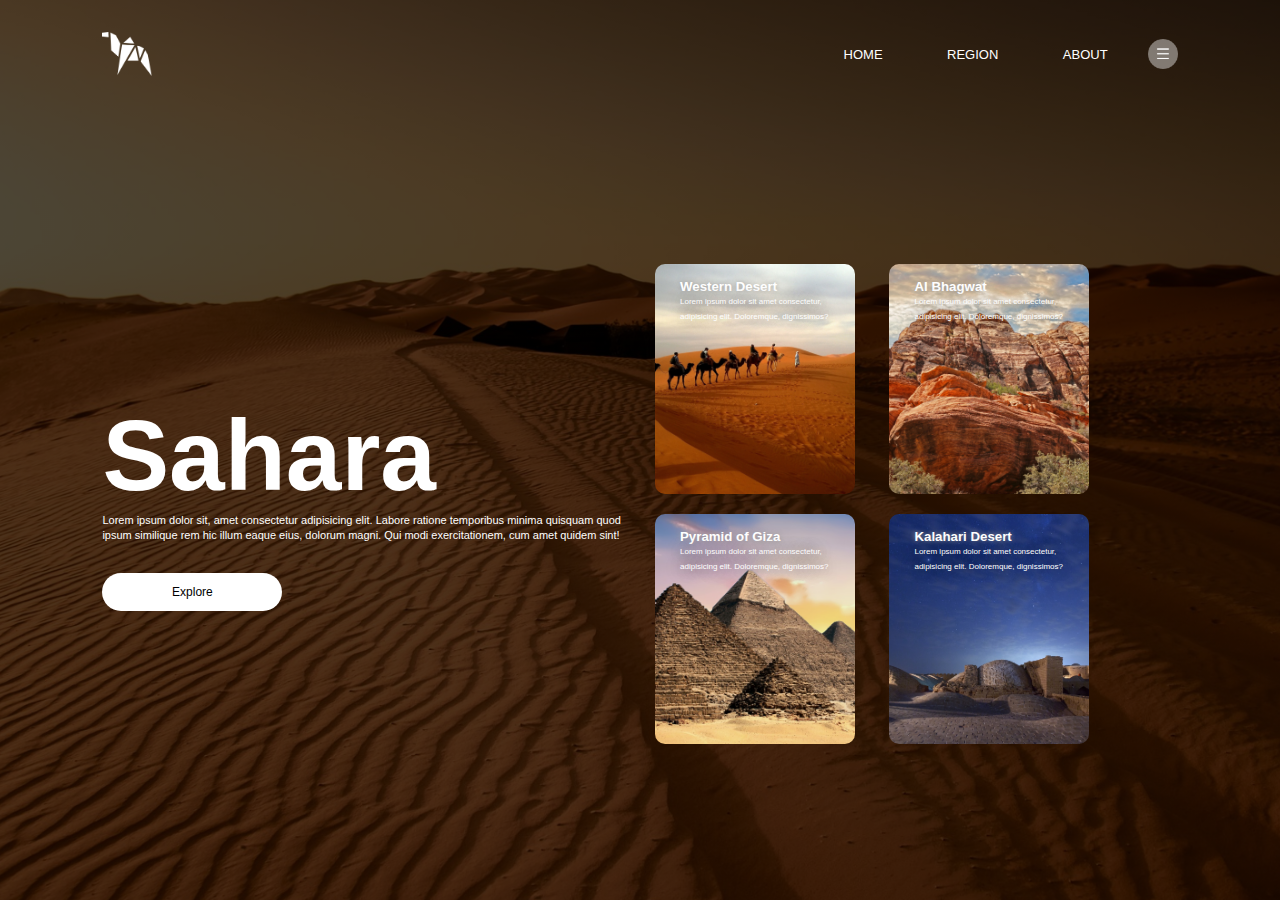
<file: Index.html>
<!DOCTYPE html>
<head>
<title> Sahara </title>
<link rel="stylesheet" href="Cssfile.css">
</head>
<body>
    <div class="container">
        <div class="navbar">
            <img src="Desert Webpage Img/logo.png" class="logo">
            <nav>
                <ul>
                    <li><a href="">HOME</a></li>
                    <li><a href="">REGION</a></li>
                    <li><a href="">ABOUT</a></li>
                </ul>    
            </nav>
            <img src="Desert Webpage Img/menu.png" class="menu-icon">
        </div>

        <div class="row">
            <div class="col">
                <h1>Sahara</h1>
                <p>
                    Lorem ipsum dolor sit, amet consectetur adipisicing elit. 
                    Labore ratione temporibus minima quisquam quod ipsum similique 
                    rem hic illum eaque eius, dolorum magni. 
                    Qui modi exercitationem, cum amet quidem sint!
                </p> 
                <button>Explore</button>   
            </div>
            
            <div class="col">
                <div class="card card1 ">
                    <h5>Western Desert</h5>
                    <p>Lorem ipsum dolor sit amet consectetur, 
                        adipisicing elit. Doloremque, dignissimos?</p>
                </div>
                <div class="card card2">
                    <h5>AI Bhagwat</h5>
                    <p>Lorem ipsum dolor sit amet consectetur, 
                        adipisicing elit. Doloremque, dignissimos?</p>
                </div>
                <div class="card card3 ">
                    <h5>Pyramid of Giza</h5>
                    <p>Lorem ipsum dolor sit amet consectetur, 
                        adipisicing elit. Doloremque, dignissimos?</p>
                </div>
                <div class="card card4 ">
                    <h5>Kalahari Desert</h5>
                    <p>Lorem ipsum dolor sit amet consectetur, 
                        adipisicing elit. Doloremque, dignissimos?</p>
                </div>

            </div>

        </div>


    </div>
</body>










</html>
</file>
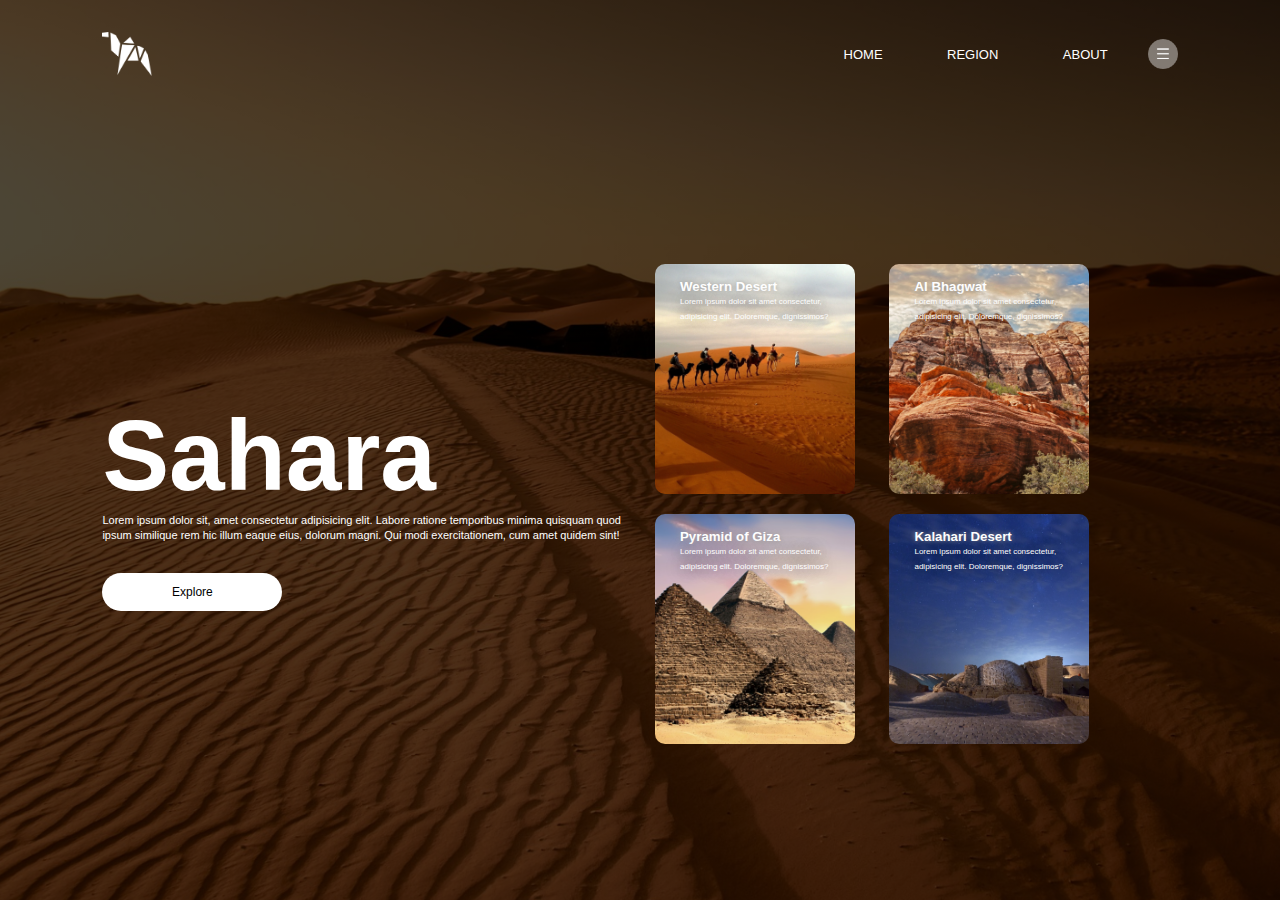
<file: Htmlfile.html>
<!DOCTYPE html>
<head>
<title> Sahara </title>
<link rel="stylesheet" href="Cssfile.css">
</head>
<body>
    <div class="container">
        <div class="navbar">
            <img src="Desert Webpage Img/logo.png" class="logo">
            <nav>
                <ul>
                    <li><a href="">HOME</a></li>
                    <li><a href="">REGION</a></li>
                    <li><a href="">ABOUT</a></li>
                </ul>    
            </nav>
            <img src="Desert Webpage Img/menu.png" class="menu-icon">
        </div>

        <div class="row">
            <div class="col">
                <h1>Sahara</h1>
                <p>
                    Lorem ipsum dolor sit, amet consectetur adipisicing elit. 
                    Labore ratione temporibus minima quisquam quod ipsum similique 
                    rem hic illum eaque eius, dolorum magni. 
                    Qui modi exercitationem, cum amet quidem sint!
                </p> 
                <button>Explore</button>   
            </div>
            
            <div class="col">
                <div class="card card1 ">
                    <h5>Western Desert</h5>
                    <p>Lorem ipsum dolor sit amet consectetur, 
                        adipisicing elit. Doloremque, dignissimos?</p>
                </div>
                <div class="card card2">
                    <h5>AI Bhagwat</h5>
                    <p>Lorem ipsum dolor sit amet consectetur, 
                        adipisicing elit. Doloremque, dignissimos?</p>
                </div>
                <div class="card card3 ">
                    <h5>Pyramid of Giza</h5>
                    <p>Lorem ipsum dolor sit amet consectetur, 
                        adipisicing elit. Doloremque, dignissimos?</p>
                </div>
                <div class="card card4 ">
                    <h5>Kalahari Desert</h5>
                    <p>Lorem ipsum dolor sit amet consectetur, 
                        adipisicing elit. Doloremque, dignissimos?</p>
                </div>

            </div>

        </div>


    </div>
</body>










</html>
</file>
<file: Cssfile.css>
*{
    margin: 0;
    padding: 0;
    font-family: 'Roboto',sans-serif;
}
.container{
    width: 100%;
    height: 100vh;
    background-image: linear-gradient(rgba(0,0,0,0.7),rgba(0,0,0,0.7)), url("Desert Webpage Img/background.png") ;
    background-position: center;
    background-size: cover ;
    padding-left: 8%;
    padding-right: 8%;
    box-sizing: border-box;
}

.navbar{
    height: 12%;
    display: flex;
    align-items: center;
}

.logo{
    width: 50px;
    cursor: pointer;
}
.menu-icon{
    width: 30px;
    cursor: pointer;
    margin-left: 40px;
}

nav{
    flex: 1;
    text-align: right;
}

nav ul li {
    list-style: none;
    display: inline-block;
    margin-left: 60px;
}

nav ul li a{
    text-decoration: none;
    color: #fff;
    font-size: 13px;
}

.row{
    display: flex;
    height: 88%;
    align-items: center;
}

.col{
    flex-basis: 50%;
}

h1{
    color: #fff;
    font-size: 100px;
}
p{
    color: #fff;
    font-size: 11px;
    line-height: 15px;
}
button{
    width: 180px;
    color: #000;
    font-size: 12px;
    padding: 12px 0px;
    background: #fff;
    border: 0;
    border-radius: 20px;
    outline: none;
    margin-top: 30px;
    cursor: pointer;
}

.card{
    width: 200px;
    height: 230px;
    display: inline-block;
    border-radius: 10px;
    padding: 15px 25px;
    box-sizing: border-box;
    cursor: pointer;
    margin: 10px 15px;
    background-position: center;
    background-size: cover;
    transition: transform 0.5s;
}

.card1{
    background-image: url("Desert Webpage Img/pic-1.png");
}

.card2{
    background-image: url("Desert Webpage Img/pic-2.png");
}

.card3{
    background-image: url("Desert Webpage Img/pic-3.png");
}

.card4{
    background-image: url("Desert Webpage Img/pic-4.png");
}

.card:hover{
    transform:translateY(-10px) ;
}

h5{
    color: #fff;
    text-shadow: 0 0 5px #999;
}

.card p{
    text-shadow: 0 0 15px #000;
    font-size: 8px;
    
}
</file>
